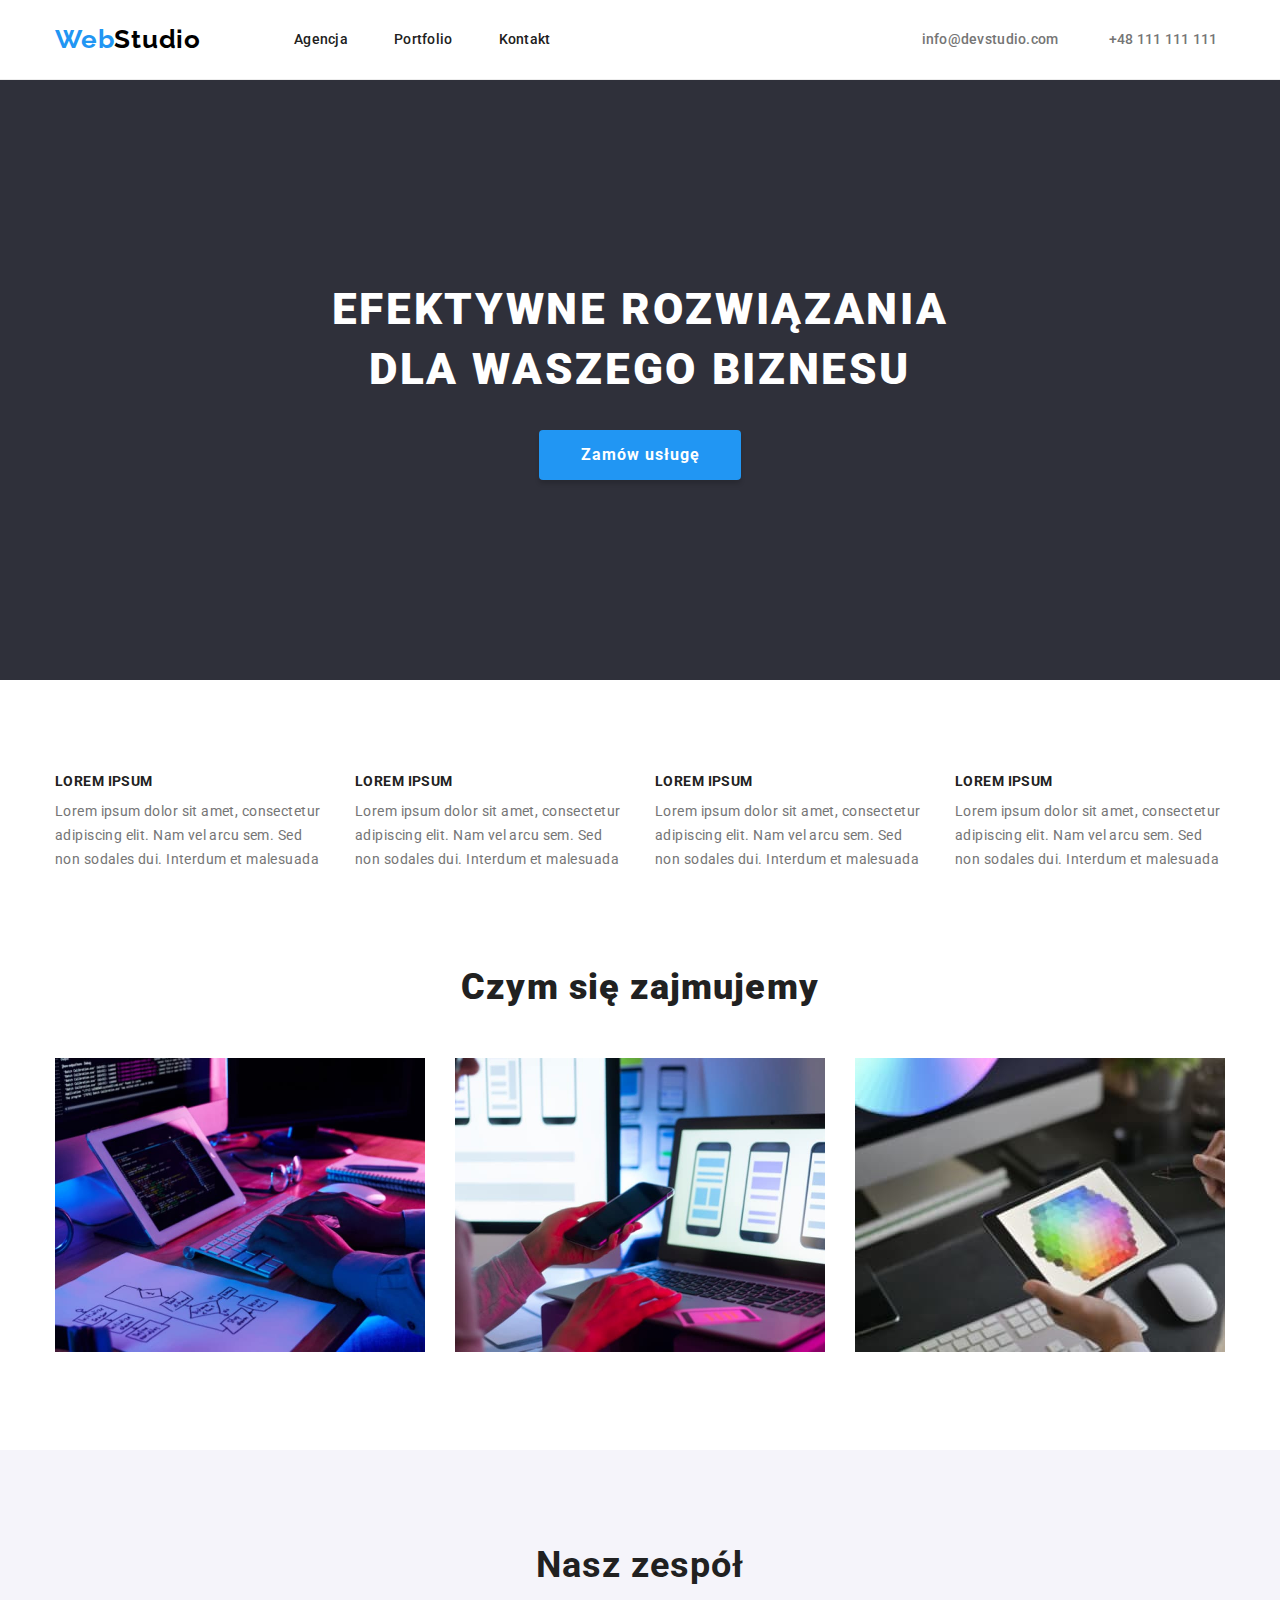
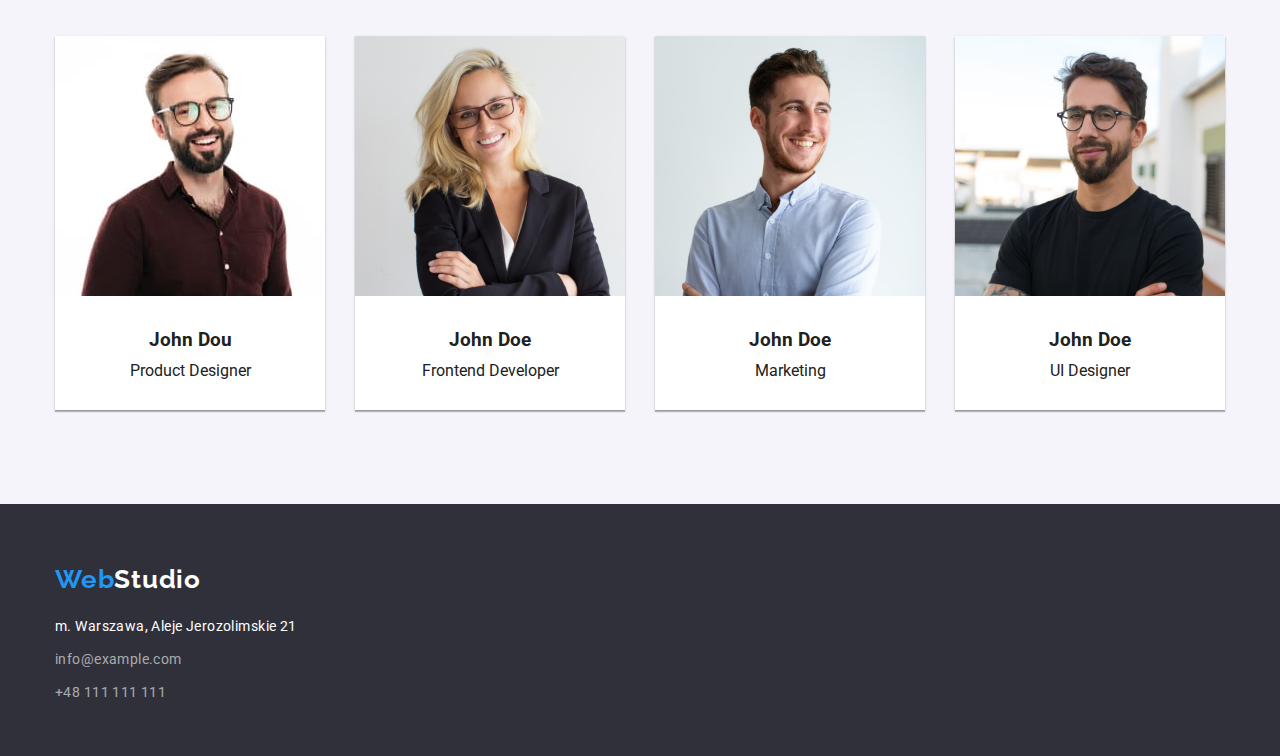
<file: index.html>
<!DOCTYPE html>
<html lang="pl">
  <head>
    <!-- Modern-normalize -->
    <link
      rel="stylesheet"
      href="https://cdnjs.cloudflare.com/ajax/libs/modern-normalize/1.0.0/modern-normalize.min.css"
    />
    <!-- My Styles -->
    <link rel="preconnect" href="https://fonts.googleapis.com" />
    <link rel="preconnect" href="https://fonts.gstatic.com" crossorigin />
    <link
      rel="stylesheet"
      href="https://fonts.googleapis.com/css2?family=Raleway:wght@700&family=Roboto:wght@400;500;700;900&display=swap"
    />
    <link rel="stylesheet" href="./css/styles.css" />
    <meta charset="utf-8" />
    <title>WebStudio</title>
  </head>
  <body>
    <header class="header">
      <div class="container">
        <div class="main-menu">
          <a href="./index.html" class="logo-top"><span class="logo-blue-part">Web</span>Studio</a>
          <nav class="main-menu-nav">
            <ul class="main-menu-nav-list">
              <li><a href="./index.html" class="nav-link current-link">Agencja</a></li>
              <li><a href="./portfolio.html" class="nav-link">Portfolio</a></li>
              <li><a href="#" class="nav-link">Kontakt</a></li>
            </ul>
          </nav>
          <ul class="contact-list">
            <li><a href="mailto:info@devstudio.com" class="header-mail">info@devstudio.com</a></li>
            <li><a href="tel:+48111111111" class="header-tel">+48 111 111 111</a></li>
          </ul>
        </div>
      </div>
    </header>
    <main>
      <section class="section-top section">
        <div class="container">
          <h1 class="section-top-header">
            <strong>EFEKTYWNE ROZWIĄZANIA DLA WASZEGO BIZNESU</strong>
          </h1>
          <div class="section-top-division">
            <button type="button" class="section-top-button">Zamów usługę</button>
          </div>
        </div>
      </section>
      <div class="container">
        <div class="content-division">
          <h2 class="content-hidden-element">Empty</h2>
          <ul class="content-list">
            <li class="content-list-element">
              <h3>LOREM IPSUM</h3>
              <p>
                Lorem ipsum dolor sit amet, consectetur adipiscing elit. Nam vel arcu sem. Sed non
                sodales dui. Interdum et malesuada
              </p>
            </li>
            <li class="content-list-element">
              <h3>LOREM IPSUM</h3>
              <p>
                Lorem ipsum dolor sit amet, consectetur adipiscing elit. Nam vel arcu sem. Sed non
                sodales dui. Interdum et malesuada
              </p>
            </li>
            <li class="content-list-element">
              <h3>LOREM IPSUM</h3>
              <p>
                Lorem ipsum dolor sit amet, consectetur adipiscing elit. Nam vel arcu sem. Sed non
                sodales dui. Interdum et malesuada
              </p>
            </li>
            <li class="content-list-element">
              <h3>LOREM IPSUM</h3>
              <p>
                Lorem ipsum dolor sit amet, consectetur adipiscing elit. Nam vel arcu sem. Sed non
                sodales dui. Interdum et malesuada
              </p>
            </li>
          </ul>
        </div>
      </div>
      <section class="section-subjects section">
        <div class="container">
          <h2 class="section-subjects-header"><strong>Czym się zajmujemy</strong></h2>
          <ul class="section-subjects-list">
            <li class="section-subjects-list-element">
              <img src="images/image-left.jpg" width="370" height="294" alt="Backend" />
            </li>
            <li class="section-subjects-list-element">
              <img src="images/image-center.jpg" width="370" height="294" alt="Frontend" />
            </li>
            <li class="section-subjects-list-element">
              <img src="images/image-right.jpg" width="370" height="294" alt="Design" />
            </li>
          </ul>
        </div>
      </section>
      <div class="team-division">
        <div class="container">
          <section class="section-team section">
            <h2 class="section-team-header">Nasz zespół</h2>
            <ul class="section-team-list">
              <li class="section-team-list-element">
                <img
                  src="images/photo-product-designer.jpg"
                  width="270"
                  height="260"
                  alt="Photo Procuct Designer"
                />
                <h3>John Dou</h3>
                <p>Product Designer</p>
              </li>
              <li class="section-team-list-element">
                <img
                  src="images/photo-frontend-developer.jpg"
                  width="270"
                  height="260"
                  alt="Photo Frontend Developer"
                />
                <h3>John Doe</h3>
                <p>Frontend Developer</p>
              </li>
              <li class="section-team-list-element">
                <img
                  src="images/photo-marketing.jpg"
                  width="270"
                  height="260"
                  alt="Photo Marketing"
                />
                <h3>John Doe</h3>
                <p>Marketing</p>
              </li>
              <li class="section-team-list-element">
                <img
                  src="images/photo-ui-designer.jpg"
                  width="270"
                  height="260"
                  alt="Photo UI Designer"
                />
                <h3>John Doe</h3>
                <p>UI Designer</p>
              </li>
            </ul>
          </section>
        </div>
      </div>
    </main>
    <footer class="footer">
      <div class="container">
        <div class="footer-division">
          <a href="./index.html" class="logo-bottom"
            ><span class="logo-blue-part">Web</span>Studio</a
          >
          <address class="address-container">
            <p>m. Warszawa, Aleje Jerozolimskie 21</p>
            <ul class="address-container-list">
              <li><a href="mailto:info@example.com" class="footer-mail">info@example.com</a></li>
              <li><a href="tel:+48111111111" class="footer-tel">+48 111 111 111</a></li>
            </ul>
          </address>
        </div>
      </div>
    </footer>
  </body>
</html>
</file>
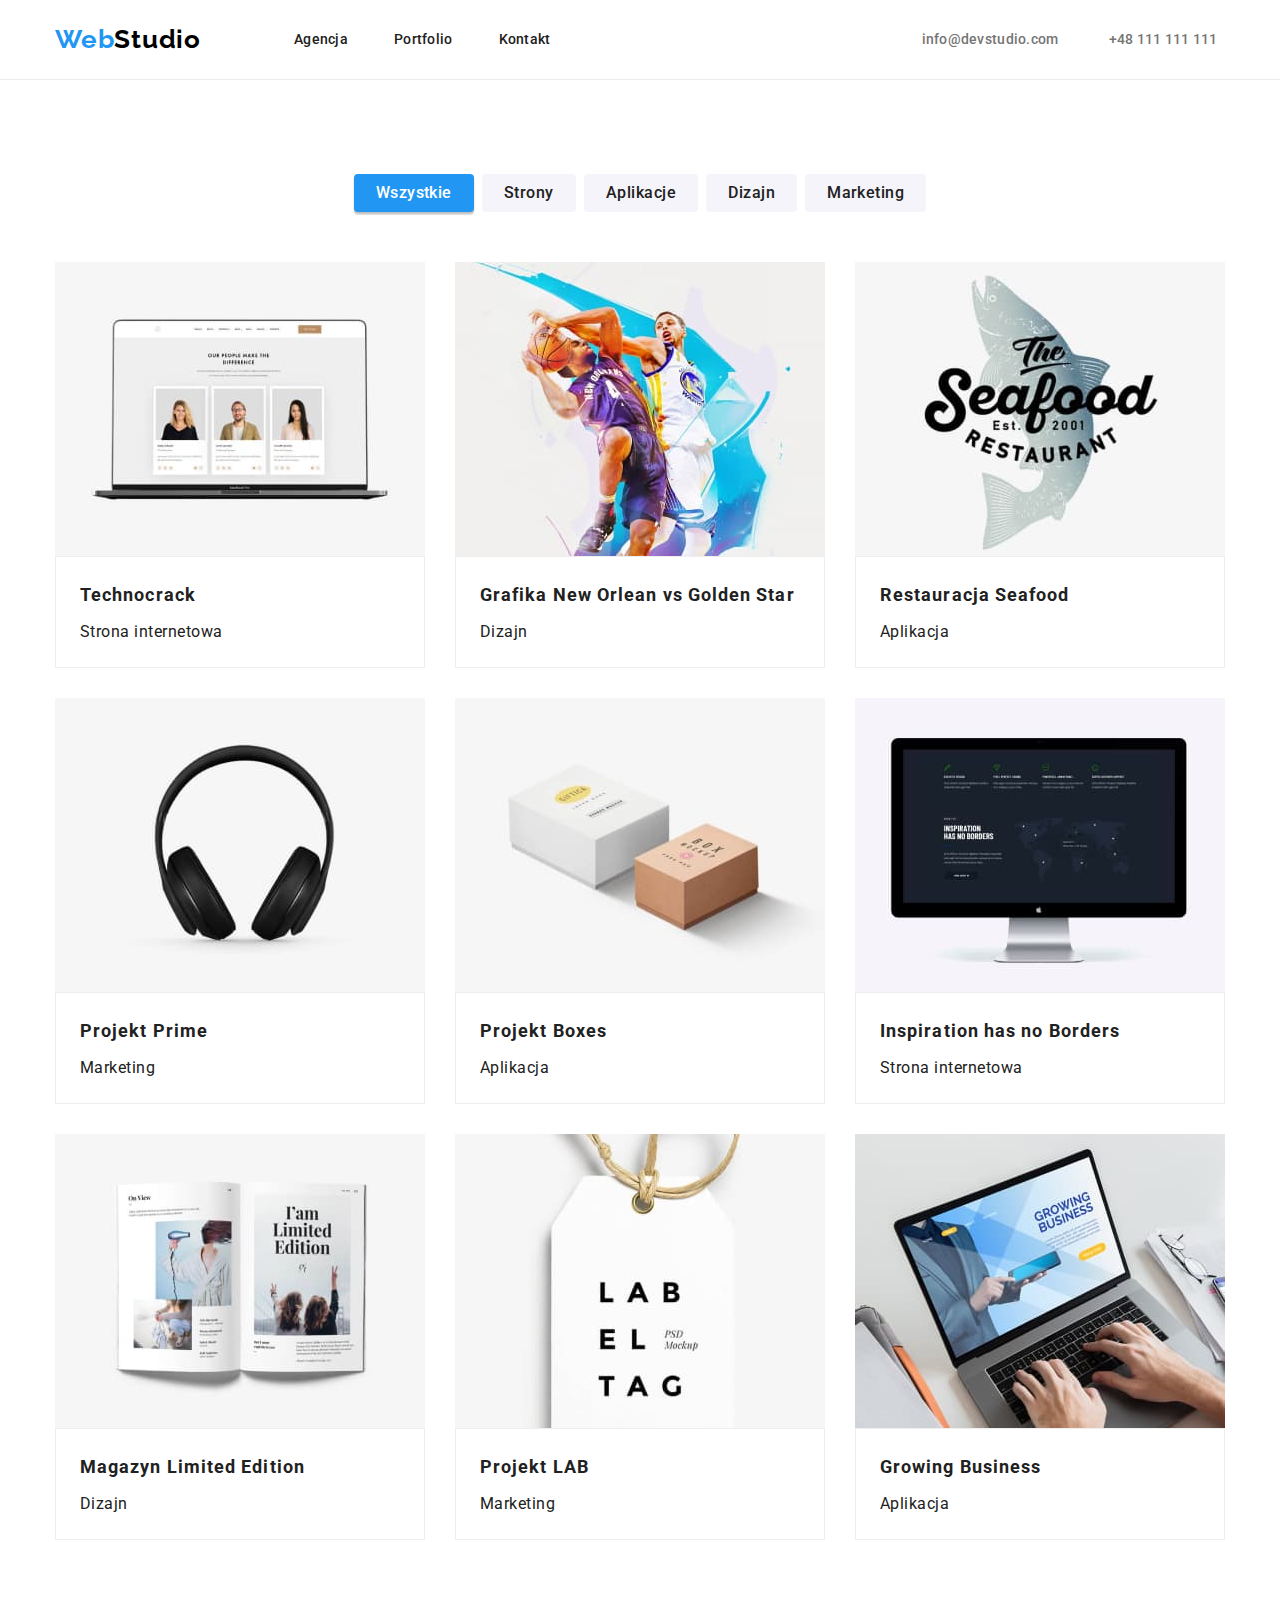
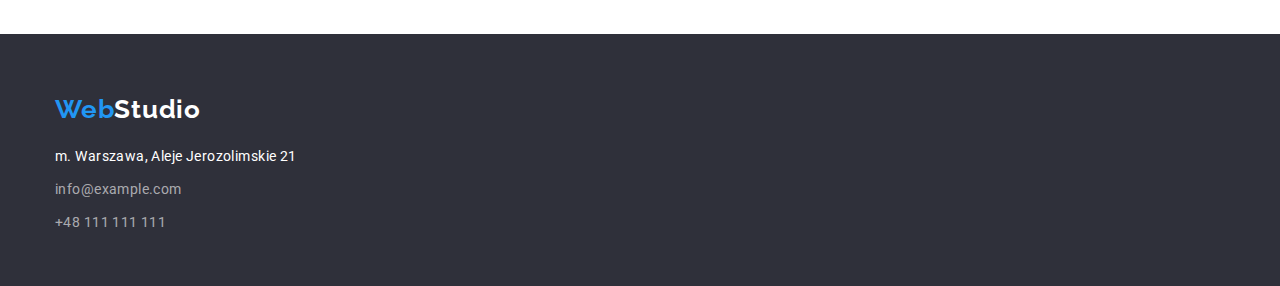
<file: portfolio.html>
<!DOCTYPE html>
<html lang="pl">
  <head>
    <!-- Modern-normalize -->
    <link
      rel="stylesheet"
      href="https://cdnjs.cloudflare.com/ajax/libs/modern-normalize/1.0.0/modern-normalize.min.css"
    />
    <!-- My Styles -->
    <link rel="preconnect" href="https://fonts.googleapis.com" />
    <link rel="preconnect" href="https://fonts.gstatic.com" crossorigin />
    <link
      rel="stylesheet"
      href="https://fonts.googleapis.com/css2?family=Raleway:wght@700&family=Roboto:wght@400;500;700;900&display=swap"
    />
    <link rel="stylesheet" href="./css/styles.css" />
    <meta charset="utf-8" />
    <title>WebStudio</title>
  </head>
  <body>
    <header class="header">
      <div class="container">
        <div class="main-menu">
          <a href="./index.html" class="logo-top"><span class="logo-blue-part">Web</span>Studio</a>
          <nav class="main-menu-nav">
            <ul class="main-menu-nav-list">
              <li><a href="./index.html" class="nav-link">Agencja</a></li>
              <li><a href="./portfolio.html" class="nav-link current-link">Portfolio</a></li>
              <li><a href="#" class="nav-link">Kontakt</a></li>
            </ul>
          </nav>
          <ul class="contact-list">
            <li><a href="mailto:info@devstudio.com" class="header-mail">info@devstudio.com</a></li>
            <li><a href="tel:+48111111111" class="header-tel">+48 111 111 111</a></li>
          </ul>
        </div>
      </div>
    </header>
    <main>
      <div class="container">
        <section class="section-portfolio-filter section">
          <div class="portfolio-buttons-division">
            <ul class="portfolio-buttons-division-list">
              <li>
                <button type="button" class="button-filter button-all selected-button-filter">
                  Wszystkie
                </button>
              </li>
              <li><button type="button" class="button-filter button-pages">Strony</button></li>
              <li><button type="button" class="button-filter button-app">Aplikacje</button></li>
              <li><button type="button" class="button-filter button-design">Dizajn</button></li>
              <li>
                <button type="button" class="button-filter button-marketing">Marketing</button>
              </li>
            </ul>
          </div>
          <div class="portfolio-filter-division">
            <ul class="portfolio-filter-division-list">
              <li class="portfolio-filter-division-list-element">
                <div class="filtered-element">
                  <img
                    src="images/portfolio-technocrack.jpg"
                    width="370"
                    height="294"
                    alt="Web Page 1"
                    class="no-gap"
                  />
                  <div class="filtered-element-description">
                    <h3>Technocrack</h3>
                    <p>Strona internetowa</p>
                  </div>
                </div>
              </li>
              <li class="portfolio-filter-division-list-element">
                <div class="filtered-element">
                  <img
                    src="images/portfolio-new-orlean-golden-star.jpg"
                    width="370"
                    height="294"
                    alt="Design 1"
                    class="no-gap"
                  />
                  <div class="filtered-element-description">
                    <h3>Grafika New Orlean vs Golden Star</h3>
                    <p>Dizajn</p>
                  </div>
                </div>
              </li>
              <li class="portfolio-filter-division-list-element">
                <div class="filtered-element">
                  <img
                    src="images/portfolio-restaurant-seefood.jpg"
                    width="370"
                    height="294"
                    alt="App 1"
                    class="no-gap"
                  />
                  <div class="filtered-element-description">
                    <h3>Restauracja Seafood</h3>
                    <p>Aplikacja</p>
                  </div>
                </div>
              </li>
              <li class="portfolio-filter-division-list-element">
                <div class="filtered-element">
                  <img
                    src="images/portfolio-project-prime.jpg"
                    width="370"
                    height="294"
                    alt="Marketing 1"
                    class="no-gap"
                  />
                  <div class="filtered-element-description">
                    <h3>Projekt Prime</h3>
                    <p>Marketing</p>
                  </div>
                </div>
              </li>
              <li class="portfolio-filter-division-list-element">
                <div class="filtered-element">
                  <img
                    src="images/portfolio-project-boxes.jpg"
                    width="370"
                    height="294"
                    alt="App 2"
                    class="no-gap"
                  />
                  <div class="filtered-element-description">
                    <h3>Projekt Boxes</h3>
                    <p>Aplikacja</p>
                  </div>
                </div>
              </li>
              <li class="portfolio-filter-division-list-element">
                <div class="filtered-element">
                  <img
                    src="images/portfolio-inspiration.jpg"
                    width="370"
                    height="294"
                    alt="Web Page 2"
                    class="no-gap"
                  />
                  <div class="filtered-element-description">
                    <h3>Inspiration has no Borders</h3>
                    <p>Strona internetowa</p>
                  </div>
                </div>
              </li>
              <li class="portfolio-filter-division-list-element">
                <div class="filtered-element">
                  <img
                    src="images/portfolio-magazine.jpg"
                    width="370"
                    height="294"
                    alt="Design 2"
                    class="no-gap"
                  />
                  <div class="filtered-element-description">
                    <h3>Magazyn Limited Edition</h3>
                    <p>Dizajn</p>
                  </div>
                </div>
              </li>
              <li class="portfolio-filter-division-list-element">
                <div class="filtered-element">
                  <img
                    src="images/portfolio-project-lab.jpg"
                    width="370"
                    height="294"
                    alt="Marketing 2"
                    class="no-gap"
                  />
                  <div class="filtered-element-description">
                    <h3>Projekt LAB</h3>
                    <p>Marketing</p>
                  </div>
                </div>
              </li>
              <li class="portfolio-filter-division-list-element">
                <div class="filtered-element">
                  <img
                    src="images/portfolio-growing-business.jpg"
                    width="370"
                    height="294"
                    alt="App 3"
                    class="no-gap"
                  />
                  <div class="filtered-element-description">
                    <h3>Growing Business</h3>
                    <p>Aplikacja</p>
                  </div>
                </div>
              </li>
            </ul>
          </div>
        </section>
      </div>
    </main>
    <footer class="footer">
      <div class="container">
        <div class="footer-division">
          <a href="./index.html" class="logo-bottom"
            ><span class="logo-blue-part">Web</span>Studio</a
          >
          <address class="address-container">
            <p>m. Warszawa, Aleje Jerozolimskie 21</p>
            <ul class="address-container-list">
              <li><a href="mailto:info@example.com" class="footer-mail">info@example.com</a></li>
              <li><a href="tel:+48111111111" class="footer-tel">+48 111 111 111</a></li>
            </ul>
          </address>
        </div>
      </div>
    </footer>
  </body>
</html>
</file>
<file: css/styles.css>
:root {
  --logo-color-blue: #2196f3;
  --brand-background-dark: #2f303a;
  --brand-background-light-gray: #e5e5e5;
  --brand-background-more-gray: #f5f4fa;
  --brand-background-white: #fff;
  --brand-contact-color-gray: #757575;
  --brand-font-color-dark: #212121;
  --brand-color-black: #000;
  --brand-color-white: #fff;
  --background-filtered-description: #eee;
  --header-border-bottom-color: #ececec;
}
/* *,
*::before,
*::after {
  box-sizing: border-box;
} */
body {
  font-family: 'Roboto', 'Raleway', sans-serif;
  background: var(--brand-color-white);
  color: var(--brand-font-color-dark);
  /* margin: 0px;
  padding: 0px; */
}
.container {
  box-sizing: border-box;
  padding: 0 15px;
  width: 100%;
  max-width: 1200px;
  margin: 0 auto;
}
a[href] {
  text-decoration: none;
}
button[type='button'] {
  cursor: pointer;
}
.main-menu a:hover,
.footer-division a:hover,
.main-menu a:focus,
.footer-division a:focus {
  color: var(--logo-color-blue);
}
.current-link:visited {
  color: var(--logo-color-blue);
}
.section {
  padding-top: 94px;
  padding-bottom: 94px;
}
.header {
  border-bottom: 1px solid var(--header-border-bottom-color);
  padding-top: 24px;
  padding-bottom: 24px;
}
.main-menu {
  display: flex;
  align-items: center;

  /* justify-content: space-between; */
  /* flex-direction: row; */
  /* flex-wrap: wrap; */
}
.logo-top {
  font-family: 'Raleway';
  font-weight: 700;
  font-size: 26px;
  line-height: 1.19;
  letter-spacing: 0.03em;
  vertical-align: middle;
  color: var(--brand-color-black);
}
.logo-blue-part {
  color: var(--logo-color-blue);
}
.main-menu-nav-list:first-child {
  margin-left: 93px;
  padding-left: 0px;
}
.main-menu-nav-list:last-child {
  margin-right: 371px;
}
.main-menu-nav-list {
  display: flex;
  list-style: none;
  gap: 46px;
  padding-block: 0px;
  margin-block: 0px;
}
.main-menu-nav-list a {
  font-weight: 500;
  font-size: 14px;
  line-height: 1.14;
  letter-spacing: 0.02em;
  color: var(--brand-font-color-dark);
}
.contact-list {
  display: flex;
  list-style: none;
  padding-left: 0px;
  padding-block: 0px;
  margin-block: 0px;
  gap: 50px;
}
.header-mail,
.header-tel {
  font-weight: 500;
  font-size: 14px;
  line-height: 1.14;
  letter-spacing: 0.02em;
  color: var(--brand-contact-color-gray);
}

.section-top {
  padding-top: 200px;
  padding-bottom: 200px;
  background: var(--brand-background-dark);
}
.section-top-header {
  font-weight: 900;
  font-size: 44px;
  line-height: 1.36;
  text-align: center;
  letter-spacing: 0.06em;
  text-transform: uppercase;
  color: var(--brand-color-white);
  padding-bottom: 30px;
  margin: 0 auto;
  max-width: 696px;
}
.section-top-division {
  text-align: center;
}
.section-top-button {
  background: var(--logo-color-blue);
  box-shadow: 0px 4px 4px rgba(0, 0, 0, 0.15);
  border-radius: 4px;
  border: 0px;
  font-family: 'Roboto';
  font-weight: 700;
  font-size: 16px;
  line-height: 1.875;
  align-items: center;
  letter-spacing: 0.06em;
  color: var(--brand-color-white);
  padding: 10px 41px 10px 42px;
}
.content-division {
  padding-top: 94px;
}
.content-hidden-element {
  display: none;
}
.content-list {
  display: flex;
  gap: 30px;
  list-style-type: none;
  padding-left: 0px;
  margin-block: 0px;
}

.content-list-element h3 {
  font-size: 14px;
  line-height: 1.14;
  letter-spacing: 0.03em;
  text-transform: uppercase;
  color: var(--brand-font-color-dark);
  margin-block: 0px;
  padding-bottom: 10px;
}
.content-list-element p {
  font-size: 14px;
  line-height: 1.714;
  letter-spacing: 0.03em;
  color: var(--brand-contact-color-gray);
  margin-block: 0px;
}

.section-subjects-header,
.section-team-header {
  text-align: center;
  font-size: 36px;
  line-height: 1.167;
  letter-spacing: 0.03em;
  padding-bottom: 50px;
  margin-block: 0px;
}
.section-subjects-list {
  display: flex;
  gap: 30px;
  margin: 0px;
  padding: 0px;
  list-style-type: none;
}

.team-division {
  background: var(--brand-background-more-gray);
}

.section-team-list {
  display: flex;
  gap: 30px;
  list-style-type: none;
  margin-block: 0px;
  padding-left: 0px;
}

.section-team-list-element {
  background: var(--brand-background-white);
  box-shadow: 0px 1px 3px rgba(0, 0, 0, 0.12), 0px 1px 1px rgba(0, 0, 0, 0.14),
    0px 2px 1px rgba(0, 0, 0, 0.2);
  border-radius: 0px;
}

.section-team-list-element h3 {
  text-align: center;
  padding-top: 30px;
  padding-bottom: 10px;
  margin-block: 0px;
}
.section-team-list-element p {
  text-align: center;
  padding-bottom: 30px;
  margin-block: 0px;
}
.footer {
  background: var(--brand-background-dark);
  padding-top: 60px;
  padding-bottom: 51px;
}
.logo-bottom {
  color: var(--brand-color-white);
  font-family: 'Raleway';
  font-weight: 700;
  font-size: 26px;
  line-height: 1.19;
  letter-spacing: 0.03em;
}
.address-container p {
  list-style-type: none;
  font-style: normal;
  font-size: 14px;
  line-height: 1.714;
  letter-spacing: 0.03em;
  color: var(--brand-color-white);
  padding-top: 20px;
  padding-bottom: 9px;
  margin-block: 0px;
}
.address-container-list {
  list-style-type: none;
  margin-block: 0px;
  padding-left: 0px;
}
.address-container li:first-child {
  margin-bottom: 0px;
  padding-bottom: 9px;
}
.footer-mail,
.footer-tel {
  font-style: normal;
  font-size: 14px;
  line-height: 1.714;
  letter-spacing: 0.03em;
  color: rgba(255, 255, 255, 0.6);
}

/* **************************************** */
/* **************************************** */

/*              PORTFOLIO PAGE */

/* **************************************** */
/* **************************************** */

.section-portfolio-filter {
  margin: 0px auto;
  padding-left: 0px;
}
.portfolio-buttons-division {
  padding-bottom: 34px;
}
.portfolio-buttons-division-list {
  list-style-type: none;
  display: flex;
  justify-content: center;
  gap: 8px;
  margin-block: 0px;
  padding-left: 0px;
  padding-bottom: 16px;
}
.button-filter {
  background: var(--brand-background-more-gray);
  border-radius: 4px;
  border: 0px;
  padding: 6px 22px;
  font-family: 'Roboto';
  font-weight: 500;
  font-size: 16px;
  line-height: 1.625;
  text-align: center;
  letter-spacing: 0.03em;
  color: var(--brand-font-color-dark);
}
.selected-button-filter {
  background: var(--logo-color-blue);
  box-shadow: 0px 3px 1px rgba(0, 0, 0, 0.1), 0px 1px 2px rgba(0, 0, 0, 0.08),
    0px 2px 2px rgba(0, 0, 0, 0.12);
  border-radius: 4px;
  color: var(--brand-color-white);
}

.portfolio-filter-division {
  padding-left: 0px;
  margin-block: 0px;
}
.portfolio-filter-division-list {
  list-style-type: none;
  display: flex;
  gap: 30px;
  padding: 0px;
  margin-block: 0px;
  flex-wrap: wrap;
  /* justify-content: space-between; */
}
.portfolio-filter-division-list-element {
  flex-basis: calc((100% - 2 * 30px) / 3);
}
.no-gap {
  display: block;
}
.filtered-element-description {
  border: 1px solid var(--background-filtered-description);
}
.portfolio-filter-division-list-element h3 {
  font-size: 18px;
  line-height: 2;
  letter-spacing: 0.06em;
  padding: 20px 24px 4px 24px;
  margin-block: 0px;
}
.portfolio-filter-division-list-element p {
  font-size: 16px;
  line-height: 1.875;
  letter-spacing: 0.03em;
  padding: 0px 24px 20px 24px;
  margin-block: 0px;
}
</file>
